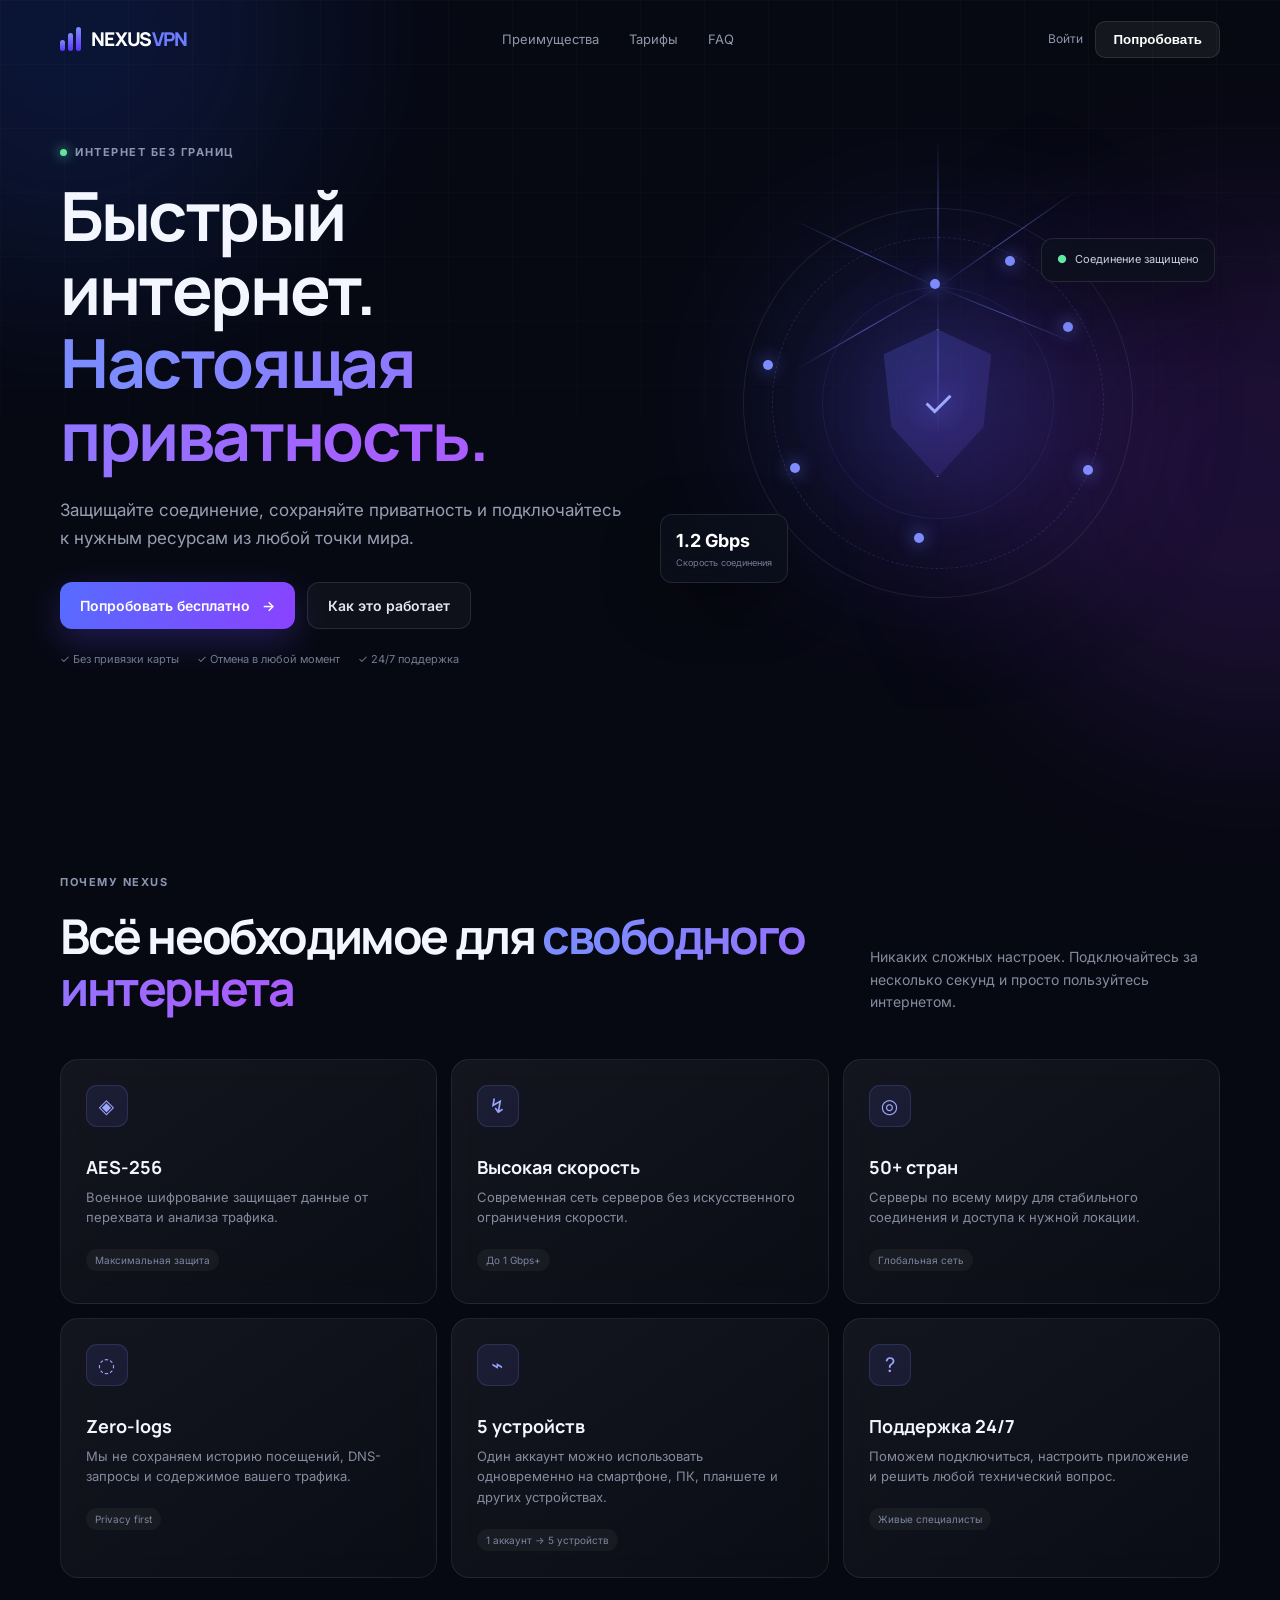
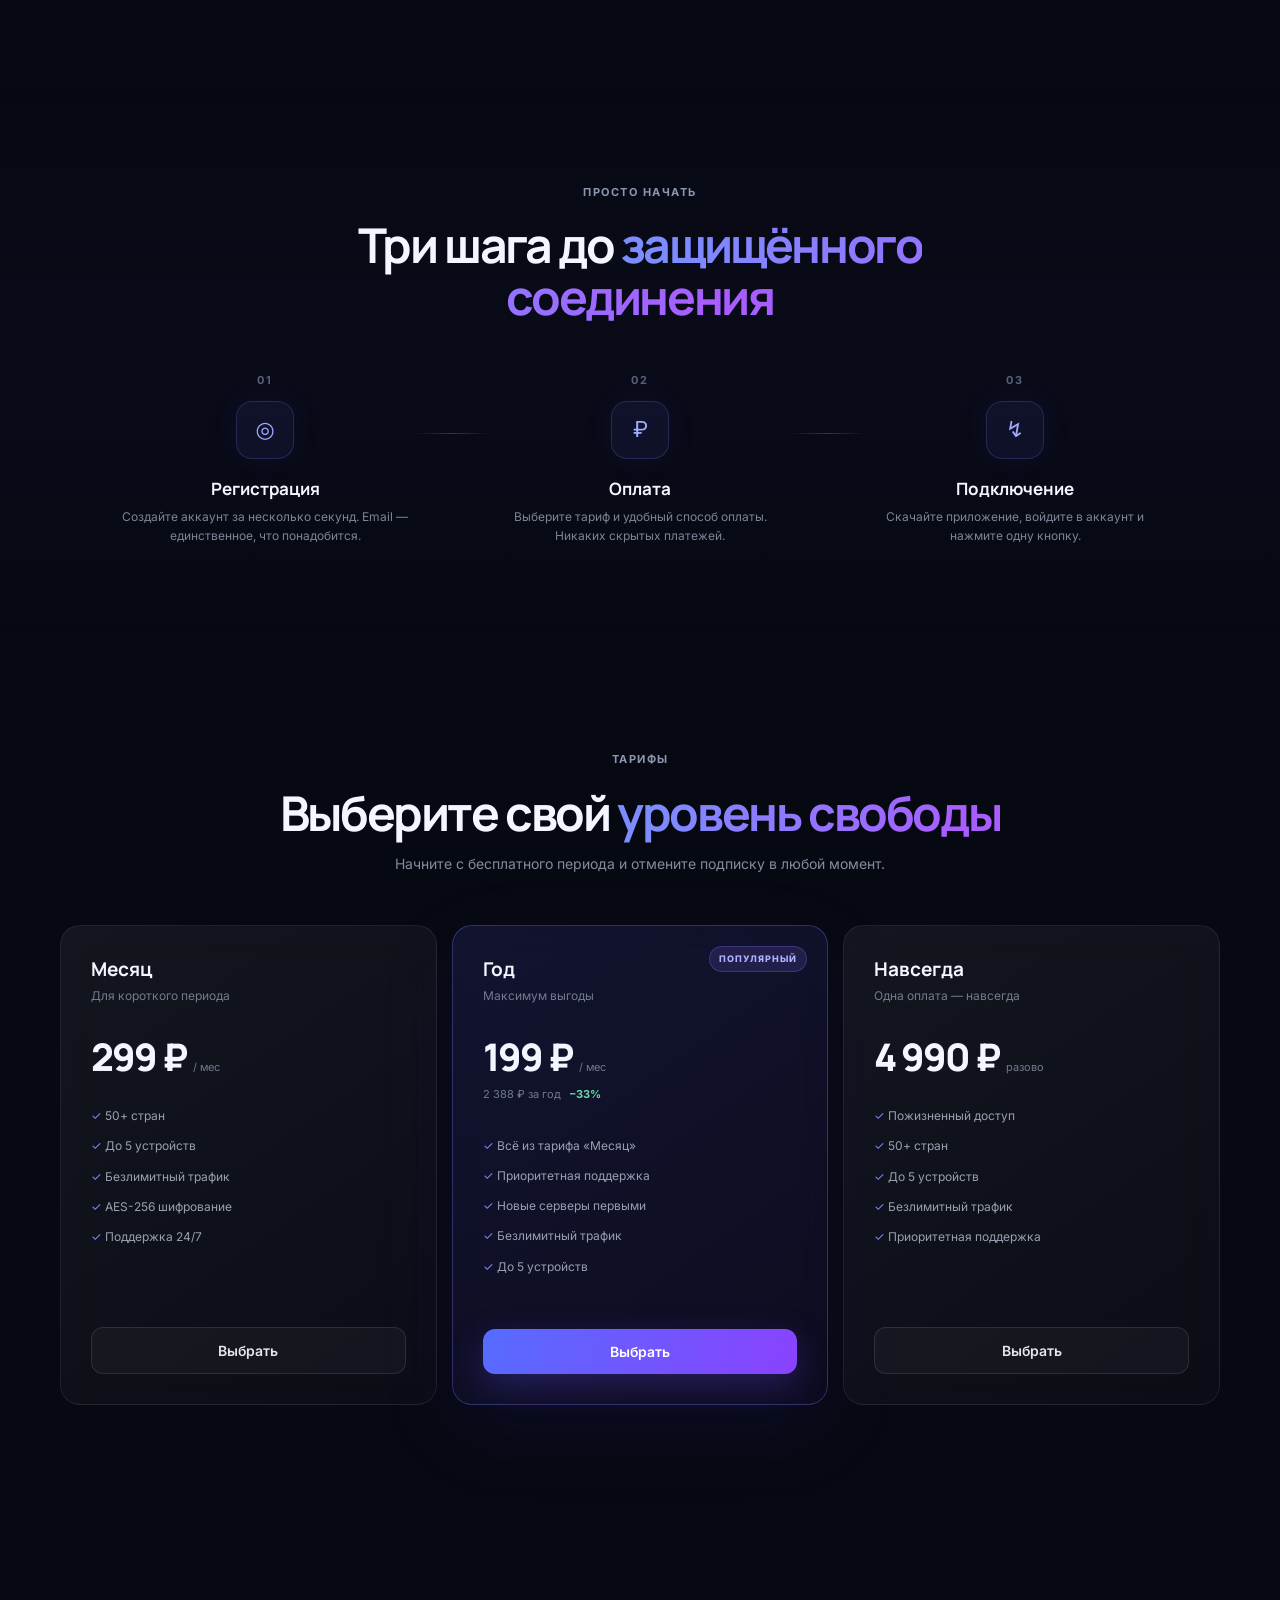
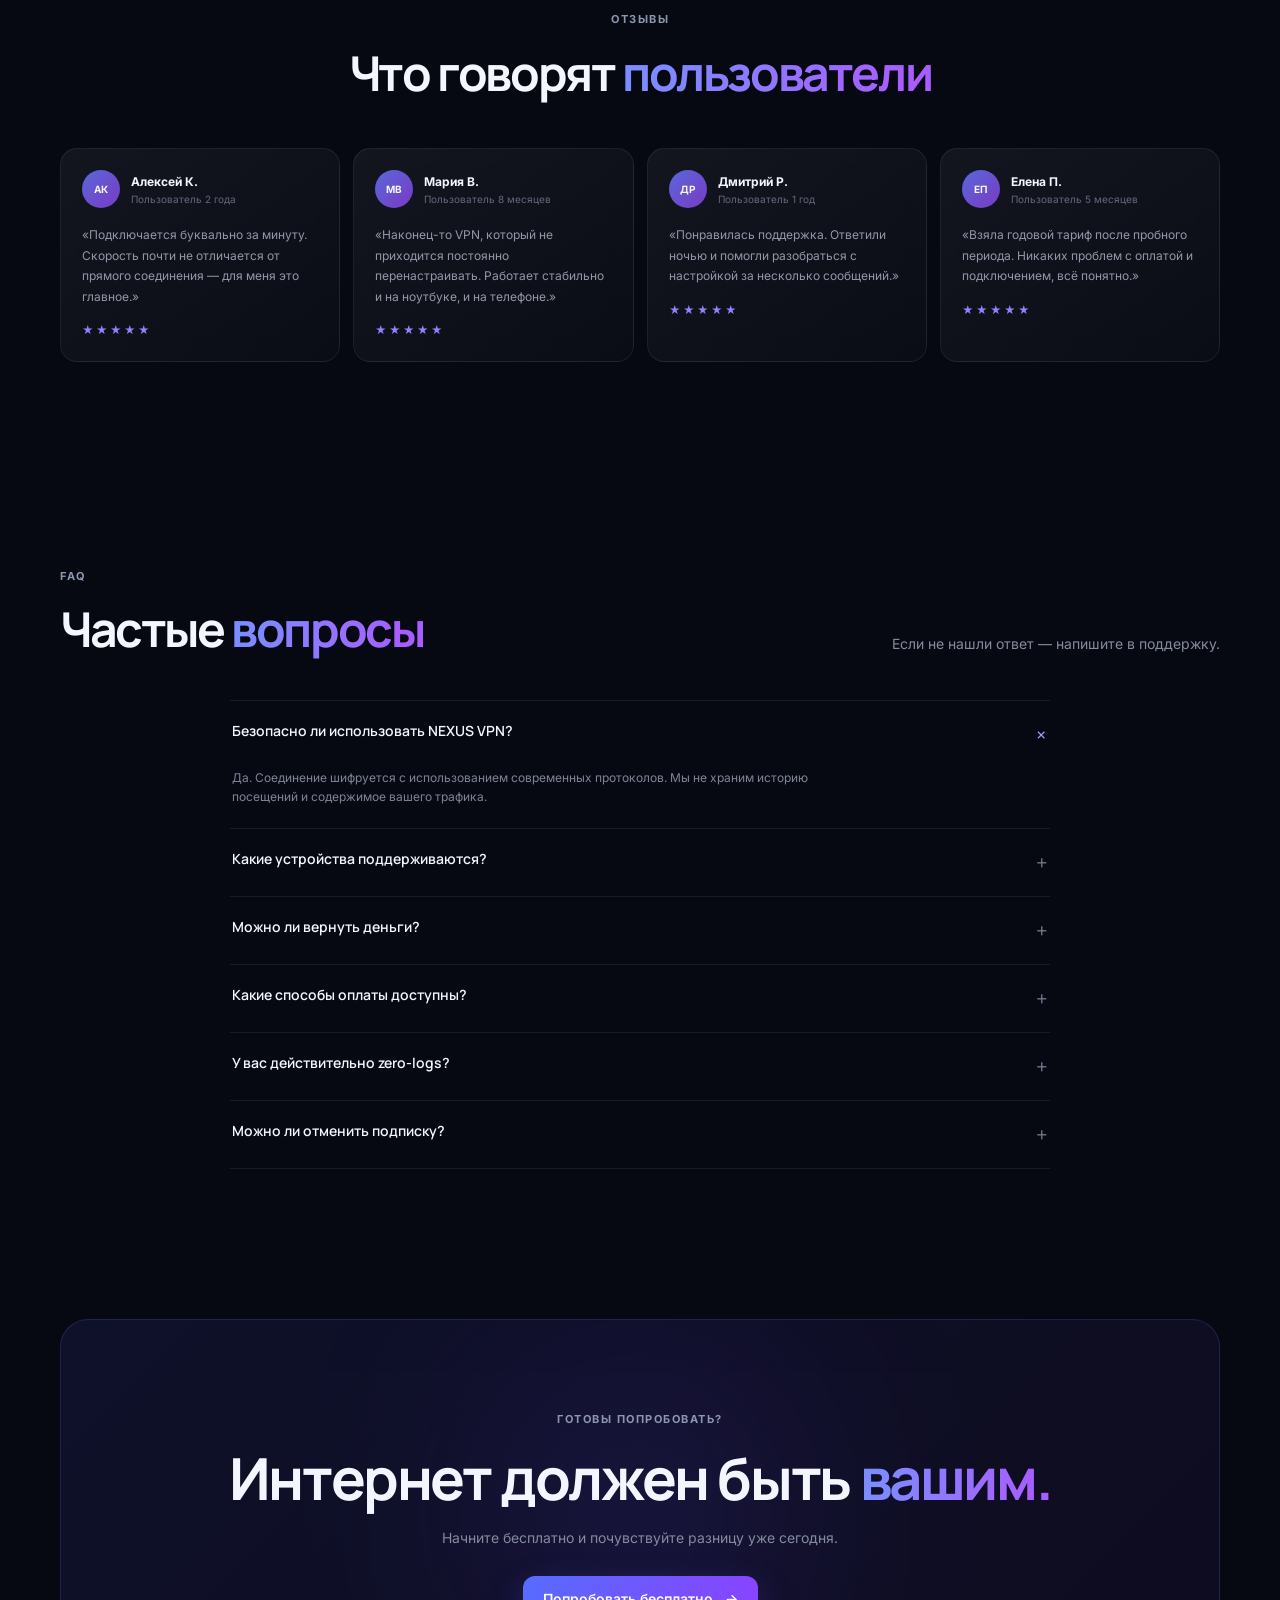
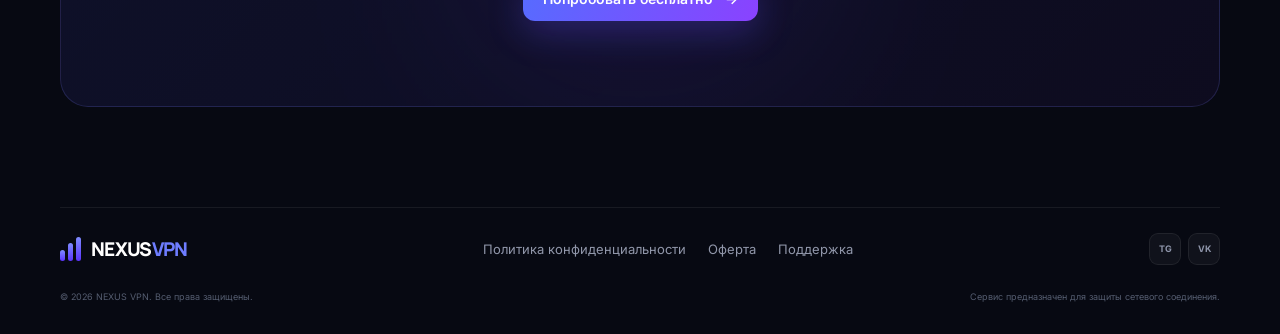
<file: frontend/index.html>
<!doctype html>
<html lang="ru">
<head>
  <meta charset="utf-8">
  <meta name="viewport" content="width=device-width, initial-scale=1">
  <title>NEXUS VPN — быстрый и приватный интернет</title>
  <meta name="description" content="NEXUS VPN — быстрый, безопасный и приватный интернет. 50+ стран, AES-256, zero-logs и до 5 устройств одновременно.">
  <meta name="theme-color" content="#080a12">
  <meta property="og:title" content="NEXUS VPN — интернет без ограничений">
  <meta property="og:description" content="Скорость, приватность и безопасность в одном VPN.">
  <meta property="og:type" content="website">
  <link rel="preconnect" href="https://fonts.googleapis.com">
  <link rel="preconnect" href="https://fonts.gstatic.com" crossorigin>
  <link href="https://fonts.googleapis.com/css2?family=Inter:wght@400;500;600;700;800&family=Manrope:wght@500;600;700;800&display=swap" rel="stylesheet">
  <link rel="stylesheet" href="styles.css">
</head>
<body>
  <div class="bg-grid"></div>
  <div class="orb orb-a"></div>
  <div class="orb orb-b"></div>

  <header class="site-header">
    <a class="logo" href="#" aria-label="NEXUS VPN">
      <span class="logo-mark"><i></i><i></i><i></i></span>
      <span>NEXUS<span class="logo-accent">VPN</span></span>
    </a>
    <nav class="nav" aria-label="Основная навигация">
      <a href="#features">Преимущества</a>
      <a href="#pricing">Тарифы</a>
      <a href="#faq">FAQ</a>
    </nav>
    <div class="header-actions"><a class="login-link" href="#" onclick="openAuth('login');return false">Войти</a><button class="header-cta js-open-modal">Попробовать</button></div>
  </header>

  <main>
    <section class="hero container">
      <div class="hero-copy reveal">
        <div class="eyebrow"><span class="status-dot"></span> Интернет без границ</div>
        <h1>Быстрый интернет.<br><span class="gradient-text">Настоящая приватность.</span></h1>
        <p class="hero-text">Защищайте соединение, сохраняйте приватность и подключайтесь к нужным ресурсам из любой точки мира.</p>
        <div class="hero-actions">
          <button class="btn btn-primary js-open-modal">Попробовать бесплатно <span>→</span></button>
          <a class="btn btn-ghost" href="#how">Как это работает</a>
        </div>
        <div class="trust-row">
          <span>✓ Без привязки карты</span>
          <span>✓ Отмена в любой момент</span>
          <span>✓ 24/7 поддержка</span>
        </div>
      </div>

      <div class="hero-visual reveal delay-1" aria-label="Абстрактная иллюстрация защищённой сети">
        <div class="visual-glow"></div>
        <div class="network">
          <span class="node n1"></span><span class="node n2"></span><span class="node n3"></span>
          <span class="node n4"></span><span class="node n5"></span><span class="node n6"></span>
          <span class="node n7"></span>
          <span class="line l1"></span><span class="line l2"></span><span class="line l3"></span>
          <span class="line l4"></span><span class="line l5"></span><span class="line l6"></span>
          <div class="shield">
            <div class="shield-inner">✓</div>
          </div>
        </div>
        <div class="floating-card fc-top"><span>●</span> Соединение защищено</div>
        <div class="floating-card fc-bottom"><strong>1.2 Gbps</strong><small>Скорость соединения</small></div>
      </div>
    </section>

    <section id="features" class="section container">
      <div class="section-head reveal">
        <div>
          <div class="eyebrow">Почему NEXUS</div>
          <h2>Всё необходимое для <span class="gradient-text">свободного интернета</span></h2>
        </div>
        <p>Никаких сложных настроек. Подключайтесь за несколько секунд и просто пользуйтесь интернетом.</p>
      </div>

      <div class="feature-grid">
        <article class="glass-card feature-card reveal"><div class="icon">◈</div><h3>AES-256</h3><p>Военное шифрование защищает данные от перехвата и анализа трафика.</p><span class="feature-tag">Максимальная защита</span></article>
        <article class="glass-card feature-card reveal delay-1"><div class="icon">↯</div><h3>Высокая скорость</h3><p>Современная сеть серверов без искусственного ограничения скорости.</p><span class="feature-tag">До 1 Gbps+</span></article>
        <article class="glass-card feature-card reveal delay-2"><div class="icon">◎</div><h3>50+ стран</h3><p>Серверы по всему миру для стабильного соединения и доступа к нужной локации.</p><span class="feature-tag">Глобальная сеть</span></article>
        <article class="glass-card feature-card reveal"><div class="icon">◌</div><h3>Zero-logs</h3><p>Мы не сохраняем историю посещений, DNS-запросы и содержимое вашего трафика.</p><span class="feature-tag">Privacy first</span></article>
        <article class="glass-card feature-card reveal delay-1"><div class="icon">⌁</div><h3>5 устройств</h3><p>Один аккаунт можно использовать одновременно на смартфоне, ПК, планшете и других устройствах.</p><span class="feature-tag">1 аккаунт → 5 устройств</span></article>
        <article class="glass-card feature-card reveal delay-2"><div class="icon">?</div><h3>Поддержка 24/7</h3><p>Поможем подключиться, настроить приложение и решить любой технический вопрос.</p><span class="feature-tag">Живые специалисты</span></article>
      </div>
    </section>

    <section id="how" class="section how-section">
      <div class="container">
        <div class="center-head reveal">
          <div class="eyebrow">Просто начать</div>
          <h2>Три шага до <span class="gradient-text">защищённого соединения</span></h2>
        </div>
        <div class="steps">
          <div class="step reveal"><div class="step-number">01</div><div class="step-icon">◎</div><h3>Регистрация</h3><p>Создайте аккаунт за несколько секунд. Email — единственное, что понадобится.</p></div>
          <div class="step-line"></div>
          <div class="step reveal delay-1"><div class="step-number">02</div><div class="step-icon">₽</div><h3>Оплата</h3><p>Выберите тариф и удобный способ оплаты. Никаких скрытых платежей.</p></div>
          <div class="step-line"></div>
          <div class="step reveal delay-2"><div class="step-number">03</div><div class="step-icon">↯</div><h3>Подключение</h3><p>Скачайте приложение, войдите в аккаунт и нажмите одну кнопку.</p></div>
        </div>
      </div>
    </section>

    <section id="pricing" class="section container">
      <div class="center-head reveal">
        <div class="eyebrow">Тарифы</div>
        <h2>Выберите свой <span class="gradient-text">уровень свободы</span></h2>
        <p>Начните с бесплатного периода и отмените подписку в любой момент.</p>
      </div>
      <div class="pricing-grid">
        <article class="price-card glass-card reveal">
          <div class="price-title">Месяц</div><p class="price-description">Для короткого периода</p>
          <div class="price"><strong>299 ₽</strong><span>/ мес</span></div>
          <ul><li>✓ 50+ стран</li><li>✓ До 5 устройств</li><li>✓ Безлимитный трафик</li><li>✓ AES-256 шифрование</li><li>✓ Поддержка 24/7</li></ul>
          <button class="btn btn-ghost wide js-open-modal" data-plan="Месяц">Выбрать</button>
        </article>

        <article class="price-card featured glass-card reveal delay-1">
          <div class="popular">ПОПУЛЯРНЫЙ</div>
          <div class="price-title">Год</div><p class="price-description">Максимум выгоды</p>
          <div class="price"><strong>199 ₽</strong><span>/ мес</span></div>
          <div class="billing-note">2 388 ₽ за год <b>−33%</b></div>
          <ul><li>✓ Всё из тарифа «Месяц»</li><li>✓ Приоритетная поддержка</li><li>✓ Новые серверы первыми</li><li>✓ Безлимитный трафик</li><li>✓ До 5 устройств</li></ul>
          <button class="btn btn-primary wide js-open-modal" data-plan="Год">Выбрать</button>
        </article>

        <article class="price-card glass-card reveal delay-2">
          <div class="price-title">Навсегда</div><p class="price-description">Одна оплата — навсегда</p>
          <div class="price"><strong>4 990 ₽</strong><span>разово</span></div>
          <ul><li>✓ Пожизненный доступ</li><li>✓ 50+ стран</li><li>✓ До 5 устройств</li><li>✓ Безлимитный трафик</li><li>✓ Приоритетная поддержка</li></ul>
          <button class="btn btn-ghost wide js-open-modal" data-plan="Навсегда">Выбрать</button>
        </article>
      </div>
    </section>

    <section class="section container">
      <div class="center-head reveal"><div class="eyebrow">Отзывы</div><h2>Что говорят <span class="gradient-text">пользователи</span></h2></div>
      <div class="reviews-grid">
        <article class="review glass-card reveal"><div class="person"><div class="avatar">АК</div><div><strong>Алексей К.</strong><span>Пользователь 2 года</span></div></div><p>«Подключается буквально за минуту. Скорость почти не отличается от прямого соединения — для меня это главное.»</p><div class="stars">★★★★★</div></article>
        <article class="review glass-card reveal delay-1"><div class="person"><div class="avatar">МВ</div><div><strong>Мария В.</strong><span>Пользователь 8 месяцев</span></div></div><p>«Наконец-то VPN, который не приходится постоянно перенастраивать. Работает стабильно и на ноутбуке, и на телефоне.»</p><div class="stars">★★★★★</div></article>
        <article class="review glass-card reveal delay-2"><div class="person"><div class="avatar">ДР</div><div><strong>Дмитрий Р.</strong><span>Пользователь 1 год</span></div></div><p>«Понравилась поддержка. Ответили ночью и помогли разобраться с настройкой за несколько сообщений.»</p><div class="stars">★★★★★</div></article>
        <article class="review glass-card reveal"><div class="person"><div class="avatar">ЕП</div><div><strong>Елена П.</strong><span>Пользователь 5 месяцев</span></div></div><p>«Взяла годовой тариф после пробного периода. Никаких проблем с оплатой и подключением, всё понятно.»</p><div class="stars">★★★★★</div></article>
      </div>
    </section>

    <section id="faq" class="section container faq-section">
      <div class="section-head reveal"><div><div class="eyebrow">FAQ</div><h2>Частые <span class="gradient-text">вопросы</span></h2></div><p>Если не нашли ответ — напишите в поддержку.</p></div>
      <div class="faq-list reveal">
        <details open><summary>Безопасно ли использовать NEXUS VPN?<span>+</span></summary><p>Да. Соединение шифруется с использованием современных протоколов. Мы не храним историю посещений и содержимое вашего трафика.</p></details>
        <details><summary>Какие устройства поддерживаются?<span>+</span></summary><p>Windows, macOS, Linux, Android и iOS. Один аккаунт позволяет одновременно подключить до пяти устройств.</p></details>
        <details><summary>Можно ли вернуть деньги?<span>+</span></summary><p>Да, для новых пользователей действует гарантия возврата в течение 7 дней. Условия возврата зависят от выбранного способа оплаты.</p></details>
        <details><summary>Какие способы оплаты доступны?<span>+</span></summary><p>Здесь можно подключить ЮKassa, Stripe или CryptoCloud. Конкретный набор способов зависит от региона и выбранной интеграции.</p></details>
        <details><summary>У вас действительно zero-logs?<span>+</span></summary><p>Мы не собираем историю посещений, содержимое трафика и DNS-запросы. Технические данные, необходимые для работы аккаунта и защиты сервиса от злоупотреблений, могут храниться отдельно.</p></details>
        <details><summary>Можно ли отменить подписку?<span>+</span></summary><p>Да. Автопродление можно отключить в личном кабинете в любое время. Доступ сохраняется до конца оплаченного периода.</p></details>
      </div>
    </section>

    <section class="final-cta container reveal">
      <div class="cta-glow"></div>
      <div class="eyebrow">Готовы попробовать?</div>
      <h2>Интернет должен быть <span class="gradient-text">вашим.</span></h2>
      <p>Начните бесплатно и почувствуйте разницу уже сегодня.</p>
      <button class="btn btn-primary js-open-modal">Попробовать бесплатно <span>→</span></button>
    </section>
  </main>

  <footer class="footer container">
    <div class="footer-main">
      <a class="logo" href="#"><span class="logo-mark"><i></i><i></i><i></i></span><span>NEXUS<span class="logo-accent">VPN</span></span></a>
      <div class="footer-links"><a href="#">Политика конфиденциальности</a><a href="#">Оферта</a><a href="#">Поддержка</a></div>
      <div class="socials"><a href="#" aria-label="Telegram">TG</a><a href="#" aria-label="VK">VK</a></div>
    </div>
    <div class="footer-bottom"><span>© 2026 NEXUS VPN. Все права защищены.</span><span>Сервис предназначен для защиты сетевого соединения.</span></div>
  </footer>

  <div class="modal" id="signupModal" aria-hidden="true">
    <div class="modal-backdrop" data-close-modal></div>
    <div class="modal-dialog" role="dialog" aria-modal="true" aria-labelledby="modalTitle">
      <button class="modal-close" data-close-modal aria-label="Закрыть">×</button>
      <div class="eyebrow">Начать использование</div>
      <h2 id="modalTitle">Создать аккаунт</h2>
      <p class="modal-subtitle">Выберите тариф. Оплата будет подключена через ваш платёжный шлюз.</p>
      <form id="signupForm">
        <label>Email<input type="email" name="email" placeholder="you@example.com" required></label><label>Пароль<input type="password" name="password" placeholder="Минимум 8 символов" minlength="8" required></label>
        <label>Тариф<select name="plan" id="planSelect"><option>Месяц — 299 ₽/мес</option><option>Год — 2 388 ₽/год</option><option>Навсегда — 4 990 ₽</option></select></label>
        <button class="btn btn-primary wide" type="submit">Продолжить к оплате →</button>
      </form>
      <div class="payment-note">🔒 Данные передаются по защищённому соединению</div>
      <div class="payment-slots"><span>ЮKassa</span><span>CryptoCloud</span></div><div class="checkout-provider"><label>Способ оплаты<select id="providerSelect"><option value="yookassa">ЮKassa</option><option value="cryptocloud">CryptoCloud</option></select></label></div>
      <p class="form-status" id="formStatus"></p>
    </div>
  </div>

  <script src="script.js"></script><script src="auth.js"></script>
</body>
</html>
</file>
<file: frontend/styles.css>
*{box-sizing:border-box}html{scroll-behavior:smooth}body{margin:0;background:#070912;color:#f4f6ff;font-family:Inter,system-ui,sans-serif;line-height:1.6;overflow-x:hidden}.bg-grid{position:fixed;inset:0;z-index:-3;background-image:linear-gradient(rgba(255,255,255,.025) 1px,transparent 1px),linear-gradient(90deg,rgba(255,255,255,.025) 1px,transparent 1px);background-size:64px 64px;mask-image:linear-gradient(to bottom,black,transparent 80%)}.orb{position:fixed;width:500px;height:500px;border-radius:50%;filter:blur(100px);opacity:.15;z-index:-2;pointer-events:none}.orb-a{background:#265dff;top:-220px;left:-180px}.orb-b{background:#9c3cff;right:-220px;top:25%}.container{width:min(1160px,calc(100% - 40px));margin:auto}.site-header{height:78px;width:min(1160px,calc(100% - 40px));margin:auto;display:flex;align-items:center;justify-content:space-between;position:relative;z-index:10}.logo{display:flex;align-items:center;gap:10px;color:#fff;text-decoration:none;font:800 19px Manrope,sans-serif;letter-spacing:-.7px}.logo-accent{color:#6e7dff}.logo-mark{display:flex;gap:3px;align-items:flex-end;height:24px}.logo-mark i{display:block;width:5px;border-radius:4px;background:linear-gradient(180deg,#7f8cff,#5b34ff)}.logo-mark i:nth-child(1){height:11px}.logo-mark i:nth-child(2){height:18px}.logo-mark i:nth-child(3){height:24px}.nav{display:flex;gap:30px}.nav a,.footer-links a{color:#9197aa;text-decoration:none;font-size:13px;transition:.2s}.nav a:hover,.footer-links a:hover{color:#fff}.header-cta{background:rgba(255,255,255,.06);border:1px solid rgba(255,255,255,.1);color:#fff;border-radius:10px;padding:10px 17px;font-weight:600;cursor:pointer}.hero{min-height:690px;display:grid;grid-template-columns:1fr 1fr;align-items:center;gap:30px;padding:60px 0 100px}.eyebrow{display:inline-flex;align-items:center;gap:8px;color:#8d96b1;font-size:11px;font-weight:700;letter-spacing:1.5px;text-transform:uppercase;margin-bottom:18px}.status-dot{width:7px;height:7px;border-radius:50%;background:#61e6a0;box-shadow:0 0 12px #61e6a0}.hero h1,h2{font-family:Manrope,sans-serif;letter-spacing:-2.4px;line-height:1.08;margin:0}.hero h1{font-size:clamp(44px,5.3vw,72px);max-width:720px}.gradient-text{background:linear-gradient(100deg,#7c8cff 10%,#a85dff 90%);-webkit-background-clip:text;background-clip:text;color:transparent}.hero-text{max-width:590px;color:#989eb2;font-size:17px;margin:25px 0 30px}.hero-actions{display:flex;gap:12px;flex-wrap:wrap}.btn{border:0;border-radius:12px;padding:14px 20px;font:600 14px Inter,sans-serif;cursor:pointer;transition:transform .2s,box-shadow .2s,background .2s;color:#fff;text-decoration:none;display:inline-flex;justify-content:center;align-items:center;gap:12px}.btn:hover{transform:translateY(-2px)}.btn-primary{background:linear-gradient(110deg,#566cff,#8a42ff);box-shadow:0 12px 35px rgba(98,76,255,.27)}.btn-primary:hover{box-shadow:0 15px 45px rgba(98,76,255,.4)}.btn-ghost{background:rgba(255,255,255,.035);border:1px solid rgba(255,255,255,.1);color:#e4e7f1}.trust-row{display:flex;gap:18px;flex-wrap:wrap;margin-top:22px;color:#737b91;font-size:11px}.hero-visual{height:470px;position:relative;display:grid;place-items:center}.visual-glow{position:absolute;width:300px;height:300px;border-radius:50%;background:linear-gradient(135deg,#3d5fff,#8a32ff);filter:blur(90px);opacity:.22}.network{position:relative;width:390px;height:390px;border-radius:50%;background:radial-gradient(circle at 50% 50%,rgba(99,105,255,.12),transparent 55%);border:1px solid rgba(255,255,255,.08)}.network:before,.network:after{content:"";position:absolute;inset:28px;border-radius:50%;border:1px dashed rgba(120,128,255,.2)}.network:after{inset:78px;border-style:solid;opacity:.5}.node{position:absolute;width:10px;height:10px;border-radius:50%;background:#7e8cff;box-shadow:0 0 18px #6978ff}.n1{top:18%;left:48%}.n2{top:29%;right:15%}.n3{top:66%;right:10%}.n4{bottom:14%;left:44%}.n5{bottom:32%;left:12%}.n6{top:39%;left:5%}.n7{top:12%;right:30%}.line{position:absolute;height:1px;background:linear-gradient(90deg,transparent,rgba(116,127,255,.55),transparent);transform-origin:left center}.l1{width:145px;left:50%;top:20%;transform:rotate(22deg)}.l2{width:150px;left:50%;top:20%;transform:rotate(90deg)}.l3{width:165px;left:50%;top:20%;transform:rotate(150deg)}.l4{width:160px;left:50%;top:20%;transform:rotate(205deg)}.l5{width:150px;left:50%;top:20%;transform:rotate(270deg)}.l6{width:170px;left:50%;top:20%;transform:rotate(325deg)}.shield{position:absolute;inset:0;display:grid;place-items:center}.shield:before{content:"";width:126px;height:146px;background:linear-gradient(145deg,rgba(95,115,255,.2),rgba(150,75,255,.1));clip-path:polygon(50% 0,92% 17%,86% 66%,50% 100%,14% 66%,8% 17%);border:1px solid rgba(148,158,255,.6);filter:drop-shadow(0 0 30px rgba(103,94,255,.35))}.shield-inner{position:absolute;font-size:38px;color:#9ea8ff;text-shadow:0 0 25px #6e73ff}.floating-card{position:absolute;background:rgba(13,16,29,.75);backdrop-filter:blur(18px);border:1px solid rgba(255,255,255,.1);box-shadow:0 20px 60px rgba(0,0,0,.3);border-radius:12px;padding:12px 15px;color:#cbd0df;font-size:11px}.fc-top{top:70px;right:5px}.fc-top span{color:#62e9a2;margin-right:5px}.fc-bottom{bottom:55px;left:5px;display:flex;flex-direction:column}.fc-bottom strong{font-size:18px;color:#fff}.fc-bottom small{color:#737b91}.section{padding:100px 0}.section-head{display:flex;justify-content:space-between;align-items:end;gap:50px;margin-bottom:45px}.section-head h2,.center-head h2{font-size:clamp(32px,4vw,48px)}.section-head>p{max-width:350px;color:#858b9e;font-size:14px;margin:0}.feature-grid{display:grid;grid-template-columns:repeat(3,1fr);gap:14px}.glass-card{background:linear-gradient(145deg,rgba(255,255,255,.055),rgba(255,255,255,.018));border:1px solid rgba(255,255,255,.075);backdrop-filter:blur(16px)}.feature-card{min-height:245px;border-radius:18px;padding:25px;transition:transform .3s,border-color .3s}.feature-card:hover,.price-card:hover,.review:hover{transform:translateY(-5px);border-color:rgba(125,132,255,.28)}.icon{width:42px;height:42px;border-radius:11px;display:grid;place-items:center;background:rgba(108,113,255,.1);border:1px solid rgba(121,128,255,.18);color:#9ca6ff;font-size:20px;margin-bottom:28px}.feature-card h3{font:700 18px Manrope;margin:0 0 8px}.feature-card p{font-size:13px;color:#858b9e;margin:0 0 18px}.feature-tag{font-size:10px;color:#7c85a0;background:rgba(255,255,255,.04);border-radius:99px;padding:5px 9px}.how-section{background:linear-gradient(180deg,transparent,rgba(86,72,200,.045),transparent)}.center-head{text-align:center;max-width:750px;margin:0 auto 50px}.center-head .eyebrow{justify-content:center}.center-head>p{color:#858b9e;font-size:14px}.steps{display:flex;align-items:center;justify-content:center}.step{width:300px;text-align:center}.step-number{color:#596176;font:700 11px Inter;letter-spacing:2px;margin-bottom:14px}.step-icon{width:58px;height:58px;border-radius:16px;margin:0 auto 18px;display:grid;place-items:center;font-size:22px;color:#a0a9ff;background:rgba(100,105,255,.08);border:1px solid rgba(126,133,255,.2);box-shadow:0 0 30px rgba(85,87,255,.08)}.step h3{font:700 17px Manrope;margin:0 0 7px}.step p{font-size:12px;color:#7d8497;margin:0}.step-line{width:75px;height:1px;background:linear-gradient(90deg,transparent,rgba(121,128,255,.35),transparent);margin-bottom:52px}.pricing-grid{display:grid;grid-template-columns:repeat(3,1fr);gap:15px;align-items:stretch}.price-card{border-radius:20px;padding:30px;position:relative;min-height:480px;display:flex;flex-direction:column}.price-card.featured{background:linear-gradient(145deg,rgba(92,96,255,.13),rgba(128,61,255,.06));border-color:rgba(126,126,255,.3);box-shadow:0 25px 80px rgba(60,48,180,.1)}.popular{position:absolute;right:20px;top:20px;background:rgba(126,108,255,.16);color:#aeb4ff;border:1px solid rgba(135,125,255,.25);padding:5px 9px;border-radius:99px;font-size:9px;font-weight:800;letter-spacing:1px}.price-title{font:700 19px Manrope}.price-description{color:#737b90;font-size:12px;margin:4px 0 25px}.price{display:flex;align-items:baseline;gap:7px;margin-bottom:4px}.price strong{font:800 38px Manrope;letter-spacing:-2px}.price span{font-size:11px;color:#72798d}.billing-note{font-size:11px;color:#727a90;margin:0 0 12px}.billing-note b{color:#69dba2;margin-left:5px}.price-card ul{list-style:none;padding:0;margin:20px 0 30px;display:grid;gap:11px;color:#9aa0b1;font-size:12px}.price-card li::first-letter{color:#7f8cff}.wide{width:100%;margin-top:auto}.reviews-grid{display:grid;grid-template-columns:repeat(4,1fr);gap:13px}.review{border-radius:17px;padding:21px;transition:.3s}.person{display:flex;align-items:center;gap:11px;margin-bottom:17px}.avatar{width:38px;height:38px;border-radius:50%;display:grid;place-items:center;background:linear-gradient(135deg,#5968d9,#793ac4);font-size:10px;font-weight:700}.person strong{display:block;font-size:12px}.person span{display:block;color:#626a7d;font-size:10px}.review p{font-size:12px;color:#9298aa;line-height:1.7;margin:0 0 15px}.stars{color:#8f83ff;font-size:11px;letter-spacing:2px}.faq-list{max-width:820px;margin:auto}.faq-list details{border-top:1px solid rgba(255,255,255,.08);padding:0}.faq-list details:last-child{border-bottom:1px solid rgba(255,255,255,.08)}summary{list-style:none;cursor:pointer;display:flex;justify-content:space-between;gap:20px;padding:20px 2px;font:600 14px Manrope}summary::-webkit-details-marker{display:none}summary span{color:#777f95;font-size:20px;font-weight:400;transition:.2s}details[open] summary span{transform:rotate(45deg);color:#9ca5ff}.faq-list details p{color:#7d8497;font-size:12px;max-width:680px;padding:0 35px 22px 2px;margin:0}.final-cta{position:relative;overflow:hidden;text-align:center;border:1px solid rgba(122,127,255,.18);background:linear-gradient(135deg,rgba(82,88,255,.1),rgba(131,61,255,.06));border-radius:28px;padding:85px 30px;margin-top:50px;margin-bottom:100px}.cta-glow{position:absolute;width:300px;height:300px;background:#6c50ff;filter:blur(110px);opacity:.12;left:50%;top:50%;transform:translate(-50%,-50%)}.final-cta>*:not(.cta-glow){position:relative}.final-cta h2{font-size:clamp(38px,5vw,58px)}.final-cta p{color:#858b9e;margin:17px 0 27px;font-size:14px}.footer{padding:0 0 30px}.footer-main{display:flex;align-items:center;justify-content:space-between;gap:20px;padding:25px 0;border-top:1px solid rgba(255,255,255,.07)}.footer-links{display:flex;gap:22px}.socials{display:flex;gap:7px}.socials a{display:grid;place-items:center;width:32px;height:32px;border-radius:9px;background:rgba(255,255,255,.04);border:1px solid rgba(255,255,255,.07);color:#8e95aa;text-decoration:none;font-size:9px;font-weight:700}.footer-bottom{display:flex;justify-content:space-between;color:#555d70;font-size:9px}.modal{position:fixed;inset:0;z-index:100;display:none;align-items:center;justify-content:center;padding:20px}.modal.is-open{display:flex}.modal-backdrop{position:absolute;inset:0;background:rgba(0,0,0,.72);backdrop-filter:blur(8px)}.modal-dialog{position:relative;width:min(450px,100%);border:1px solid rgba(255,255,255,.11);border-radius:22px;background:#0d101b;box-shadow:0 30px 100px rgba(0,0,0,.6);padding:32px;z-index:1}.modal-dialog h2{font-size:30px}.modal-subtitle{font-size:12px;color:#7d8498;margin:10px 0 25px}.modal-close{position:absolute;right:17px;top:14px;border:0;background:none;color:#737b90;font-size:25px;cursor:pointer}.modal-dialog form{display:grid;gap:15px}.modal-dialog label{font-size:11px;color:#a0a6b8;display:grid;gap:7px}.modal-dialog input,.modal-dialog select{width:100%;border:1px solid rgba(255,255,255,.09);border-radius:10px;background:#080a12;color:#fff;padding:12px 13px;outline:none;font:13px Inter}.modal-dialog input:focus,.modal-dialog select:focus{border-color:#6874ff}.payment-note{text-align:center;color:#666e82;font-size:9px;margin:17px 0}.payment-slots{display:flex;justify-content:center;gap:7px}.payment-slots span{font-size:8px;color:#666e82;border:1px solid rgba(255,255,255,.06);padding:5px 8px;border-radius:6px}.form-status{text-align:center;color:#79dfa8;font-size:11px;min-height:16px}.reveal{opacity:0;transform:translateY(25px);transition:opacity .7s ease,transform .7s ease}.reveal.visible{opacity:1;transform:none}.delay-1{transition-delay:.08s}.delay-2{transition-delay:.16s}@media(max-width:900px){.nav{display:none}.hero{grid-template-columns:1fr;padding-top:35px}.hero-visual{height:390px}.feature-grid,.pricing-grid{grid-template-columns:1fr 1fr}.reviews-grid{grid-template-columns:1fr 1fr}.section-head{align-items:start;flex-direction:column;gap:15px}.steps{flex-direction:column;gap:20px}.step-line{width:1px;height:45px;margin:0}.step{width:min(330px,100%)}}@media(max-width:620px){.container,.site-header{width:min(100% - 28px,1160px)}.site-header{height:68px}.header-cta{padding:8px 12px;font-size:11px}.hero{min-height:auto;padding:55px 0 75px}.hero h1{font-size:42px}.hero-text{font-size:14px}.hero-visual{height:330px}.network{width:300px;height:300px}.floating-card{transform:scale(.85)}.fc-top{right:-5px;top:20px}.fc-bottom{left:-5px;bottom:20px}.section{padding:75px 0}.feature-grid,.pricing-grid,.reviews-grid{grid-template-columns:1fr}.price-card{min-height:450px}.footer-main,.footer-bottom{flex-direction:column;align-items:flex-start}.footer-links{flex-direction:column;gap:8px}.footer-bottom{gap:8px}.final-cta{padding:60px 20px;margin-bottom:70px}.modal-dialog{padding:26px 20px}}
.header-actions{display:flex;gap:12px;align-items:center}.login-link{color:#9299ad;text-decoration:none;font-size:12px}.modal-tabs{display:flex;gap:5px;margin:0 0 18px}.modal-tabs button{flex:1;background:#111522;border:1px solid rgba(255,255,255,.08);color:#8991a7;border-radius:9px;padding:10px;cursor:pointer}.modal-tabs button.active{color:#fff;border-color:#6571ff;background:#1a1e31}

.header-actions{display:flex;gap:12px;align-items:center}.login-link{color:#8e95aa;text-decoration:none;font-size:12px}.modal-tabs{display:flex;gap:6px;margin-bottom:18px}.modal-tabs button{flex:1;background:#111522;color:#8e95aa;border:1px solid rgba(255,255,255,.08);border-radius:9px;padding:10px}.modal-tabs button.active{color:#fff;background:#1b2032}.checkout-provider{margin:14px 0}.checkout-provider label{display:grid;gap:7px;color:#8f96aa;font-size:11px}.checkout-provider select{background:#080a12;color:#fff;border:1px solid #252a3a;border-radius:9px;padding:10px}
</file>
